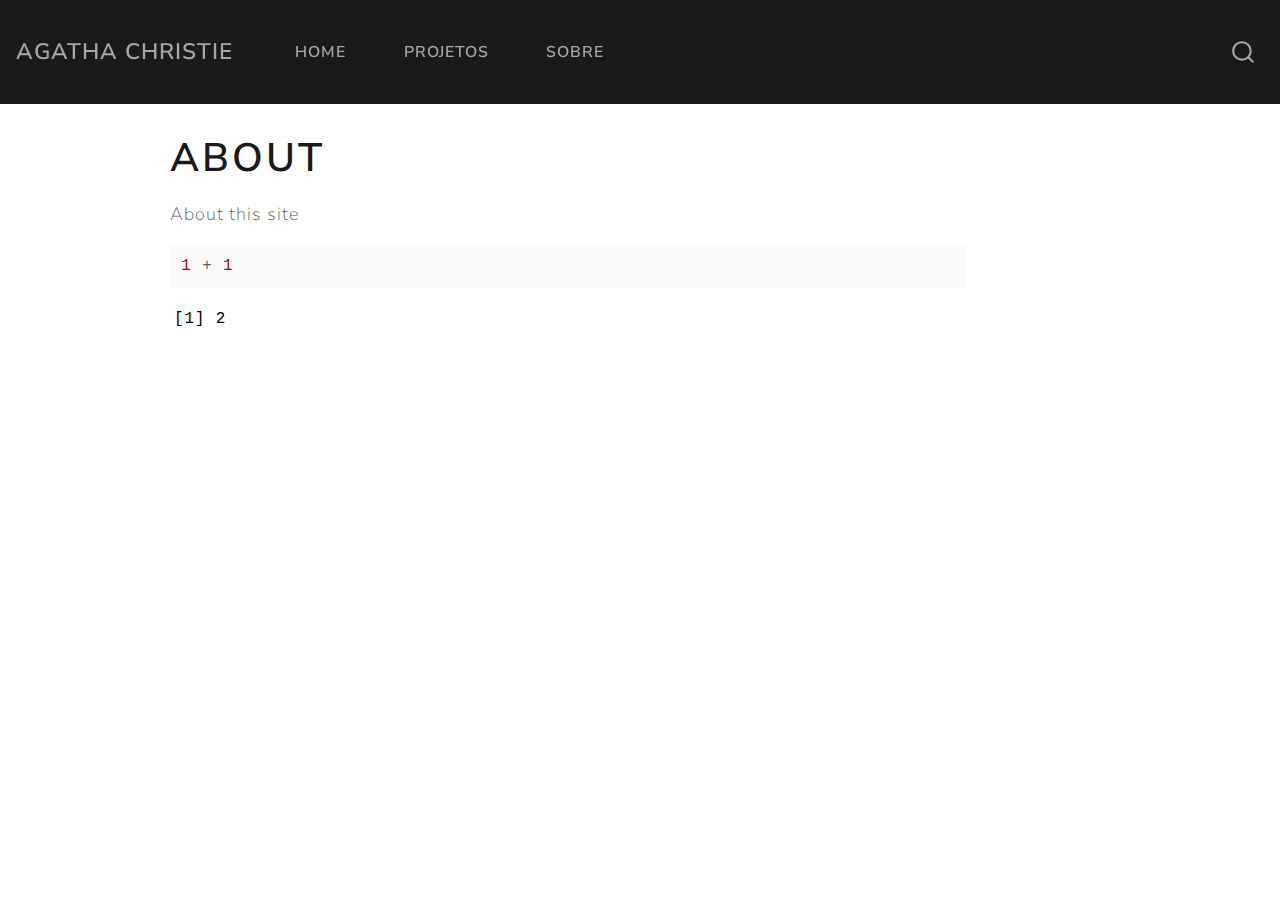
<file: about.html>
<!DOCTYPE html>
<html xmlns="http://www.w3.org/1999/xhtml" lang="en" xml:lang="en"><head>

<meta charset="utf-8">
<meta name="generator" content="quarto-1.2.335">

<meta name="viewport" content="width=device-width, initial-scale=1.0, user-scalable=yes">


<title>Agatha Christie - About</title>
<style>
code{white-space: pre-wrap;}
span.smallcaps{font-variant: small-caps;}
div.columns{display: flex; gap: min(4vw, 1.5em);}
div.column{flex: auto; overflow-x: auto;}
div.hanging-indent{margin-left: 1.5em; text-indent: -1.5em;}
ul.task-list{list-style: none;}
ul.task-list li input[type="checkbox"] {
  width: 0.8em;
  margin: 0 0.8em 0.2em -1.6em;
  vertical-align: middle;
}
pre > code.sourceCode { white-space: pre; position: relative; }
pre > code.sourceCode > span { display: inline-block; line-height: 1.25; }
pre > code.sourceCode > span:empty { height: 1.2em; }
.sourceCode { overflow: visible; }
code.sourceCode > span { color: inherit; text-decoration: inherit; }
div.sourceCode { margin: 1em 0; }
pre.sourceCode { margin: 0; }
@media screen {
div.sourceCode { overflow: auto; }
}
@media print {
pre > code.sourceCode { white-space: pre-wrap; }
pre > code.sourceCode > span { text-indent: -5em; padding-left: 5em; }
}
pre.numberSource code
  { counter-reset: source-line 0; }
pre.numberSource code > span
  { position: relative; left: -4em; counter-increment: source-line; }
pre.numberSource code > span > a:first-child::before
  { content: counter(source-line);
    position: relative; left: -1em; text-align: right; vertical-align: baseline;
    border: none; display: inline-block;
    -webkit-touch-callout: none; -webkit-user-select: none;
    -khtml-user-select: none; -moz-user-select: none;
    -ms-user-select: none; user-select: none;
    padding: 0 4px; width: 4em;
    color: #aaaaaa;
  }
pre.numberSource { margin-left: 3em; border-left: 1px solid #aaaaaa;  padding-left: 4px; }
div.sourceCode
  {   }
@media screen {
pre > code.sourceCode > span > a:first-child::before { text-decoration: underline; }
}
code span.al { color: #ff0000; font-weight: bold; } /* Alert */
code span.an { color: #60a0b0; font-weight: bold; font-style: italic; } /* Annotation */
code span.at { color: #7d9029; } /* Attribute */
code span.bn { color: #40a070; } /* BaseN */
code span.bu { color: #008000; } /* BuiltIn */
code span.cf { color: #007020; font-weight: bold; } /* ControlFlow */
code span.ch { color: #4070a0; } /* Char */
code span.cn { color: #880000; } /* Constant */
code span.co { color: #60a0b0; font-style: italic; } /* Comment */
code span.cv { color: #60a0b0; font-weight: bold; font-style: italic; } /* CommentVar */
code span.do { color: #ba2121; font-style: italic; } /* Documentation */
code span.dt { color: #902000; } /* DataType */
code span.dv { color: #40a070; } /* DecVal */
code span.er { color: #ff0000; font-weight: bold; } /* Error */
code span.ex { } /* Extension */
code span.fl { color: #40a070; } /* Float */
code span.fu { color: #06287e; } /* Function */
code span.im { color: #008000; font-weight: bold; } /* Import */
code span.in { color: #60a0b0; font-weight: bold; font-style: italic; } /* Information */
code span.kw { color: #007020; font-weight: bold; } /* Keyword */
code span.op { color: #666666; } /* Operator */
code span.ot { color: #007020; } /* Other */
code span.pp { color: #bc7a00; } /* Preprocessor */
code span.sc { color: #4070a0; } /* SpecialChar */
code span.ss { color: #bb6688; } /* SpecialString */
code span.st { color: #4070a0; } /* String */
code span.va { color: #19177c; } /* Variable */
code span.vs { color: #4070a0; } /* VerbatimString */
code span.wa { color: #60a0b0; font-weight: bold; font-style: italic; } /* Warning */
</style>


<script src="site_libs/quarto-nav/quarto-nav.js"></script>
<script src="site_libs/quarto-nav/headroom.min.js"></script>
<script src="site_libs/clipboard/clipboard.min.js"></script>
<script src="site_libs/quarto-search/autocomplete.umd.js"></script>
<script src="site_libs/quarto-search/fuse.min.js"></script>
<script src="site_libs/quarto-search/quarto-search.js"></script>
<meta name="quarto:offset" content="./">
<script src="site_libs/quarto-html/quarto.js"></script>
<script src="site_libs/quarto-html/popper.min.js"></script>
<script src="site_libs/quarto-html/tippy.umd.min.js"></script>
<script src="site_libs/quarto-html/anchor.min.js"></script>
<link href="site_libs/quarto-html/tippy.css" rel="stylesheet">
<link href="site_libs/quarto-html/quarto-syntax-highlighting.css" rel="stylesheet" id="quarto-text-highlighting-styles">
<script src="site_libs/bootstrap/bootstrap.min.js"></script>
<link href="site_libs/bootstrap/bootstrap-icons.css" rel="stylesheet">
<link href="site_libs/bootstrap/bootstrap.min.css" rel="stylesheet" id="quarto-bootstrap" data-mode="light">
<script id="quarto-search-options" type="application/json">{
  "location": "navbar",
  "copy-button": false,
  "collapse-after": 3,
  "panel-placement": "end",
  "type": "overlay",
  "limit": 20,
  "language": {
    "search-no-results-text": "No results",
    "search-matching-documents-text": "matching documents",
    "search-copy-link-title": "Copy link to search",
    "search-hide-matches-text": "Hide additional matches",
    "search-more-match-text": "more match in this document",
    "search-more-matches-text": "more matches in this document",
    "search-clear-button-title": "Clear",
    "search-detached-cancel-button-title": "Cancel",
    "search-submit-button-title": "Submit"
  }
}</script>


<link rel="stylesheet" href="styles.css">
</head>

<body class="nav-fixed">

<div id="quarto-search-results"></div>
  <header id="quarto-header" class="headroom fixed-top">
    <nav class="navbar navbar-expand-lg navbar-dark ">
      <div class="navbar-container container-fluid">
      <div class="navbar-brand-container">
    <a class="navbar-brand" href="./index.html">
    <span class="navbar-title">Agatha Christie</span>
    </a>
  </div>
          <button class="navbar-toggler" type="button" data-bs-toggle="collapse" data-bs-target="#navbarCollapse" aria-controls="navbarCollapse" aria-expanded="false" aria-label="Toggle navigation" onclick="if (window.quartoToggleHeadroom) { window.quartoToggleHeadroom(); }">
  <span class="navbar-toggler-icon"></span>
</button>
          <div class="collapse navbar-collapse" id="navbarCollapse">
            <ul class="navbar-nav navbar-nav-scroll me-auto">
  <li class="nav-item">
    <a class="nav-link" href="./index.html">
 <span class="menu-text">Home</span></a>
  </li>  
  <li class="nav-item">
    <a class="nav-link" href="./pages/projetos.html">
 <span class="menu-text">Projetos</span></a>
  </li>  
  <li class="nav-item">
    <a class="nav-link" href="./pages/sobre.html">
 <span class="menu-text">Sobre</span></a>
  </li>  
</ul>
              <div id="quarto-search" class="" title="Search"></div>
          </div> <!-- /navcollapse -->
      </div> <!-- /container-fluid -->
    </nav>
</header>
<!-- content -->
<div id="quarto-content" class="quarto-container page-columns page-rows-contents page-layout-article page-navbar">
<!-- sidebar -->
<!-- margin-sidebar -->
    <div id="quarto-margin-sidebar" class="sidebar margin-sidebar">
        
    </div>
<!-- main -->
<main class="content" id="quarto-document-content">

<header id="title-block-header" class="quarto-title-block default">
<div class="quarto-title">
<h1 class="title">About</h1>
</div>



<div class="quarto-title-meta">

    
  
    
  </div>
  

</header>

<p>About this site</p>
<div class="cell">
<div class="sourceCode cell-code" id="cb1"><pre class="sourceCode r code-with-copy"><code class="sourceCode r"><span id="cb1-1"><a href="#cb1-1" aria-hidden="true" tabindex="-1"></a><span class="dv">1</span> <span class="sc">+</span> <span class="dv">1</span></span></code><button title="Copy to Clipboard" class="code-copy-button"><i class="bi"></i></button></pre></div>
<div class="cell-output cell-output-stdout">
<pre><code>[1] 2</code></pre>
</div>
</div>



</main> <!-- /main -->
<script id="quarto-html-after-body" type="application/javascript">
window.document.addEventListener("DOMContentLoaded", function (event) {
  const toggleBodyColorMode = (bsSheetEl) => {
    const mode = bsSheetEl.getAttribute("data-mode");
    const bodyEl = window.document.querySelector("body");
    if (mode === "dark") {
      bodyEl.classList.add("quarto-dark");
      bodyEl.classList.remove("quarto-light");
    } else {
      bodyEl.classList.add("quarto-light");
      bodyEl.classList.remove("quarto-dark");
    }
  }
  const toggleBodyColorPrimary = () => {
    const bsSheetEl = window.document.querySelector("link#quarto-bootstrap");
    if (bsSheetEl) {
      toggleBodyColorMode(bsSheetEl);
    }
  }
  toggleBodyColorPrimary();  
  const icon = "";
  const anchorJS = new window.AnchorJS();
  anchorJS.options = {
    placement: 'right',
    icon: icon
  };
  anchorJS.add('.anchored');
  const clipboard = new window.ClipboardJS('.code-copy-button', {
    target: function(trigger) {
      return trigger.previousElementSibling;
    }
  });
  clipboard.on('success', function(e) {
    // button target
    const button = e.trigger;
    // don't keep focus
    button.blur();
    // flash "checked"
    button.classList.add('code-copy-button-checked');
    var currentTitle = button.getAttribute("title");
    button.setAttribute("title", "Copied!");
    let tooltip;
    if (window.bootstrap) {
      button.setAttribute("data-bs-toggle", "tooltip");
      button.setAttribute("data-bs-placement", "left");
      button.setAttribute("data-bs-title", "Copied!");
      tooltip = new bootstrap.Tooltip(button, 
        { trigger: "manual", 
          customClass: "code-copy-button-tooltip",
          offset: [0, -8]});
      tooltip.show();    
    }
    setTimeout(function() {
      if (tooltip) {
        tooltip.hide();
        button.removeAttribute("data-bs-title");
        button.removeAttribute("data-bs-toggle");
        button.removeAttribute("data-bs-placement");
      }
      button.setAttribute("title", currentTitle);
      button.classList.remove('code-copy-button-checked');
    }, 1000);
    // clear code selection
    e.clearSelection();
  });
  function tippyHover(el, contentFn) {
    const config = {
      allowHTML: true,
      content: contentFn,
      maxWidth: 500,
      delay: 100,
      arrow: false,
      appendTo: function(el) {
          return el.parentElement;
      },
      interactive: true,
      interactiveBorder: 10,
      theme: 'quarto',
      placement: 'bottom-start'
    };
    window.tippy(el, config); 
  }
  const noterefs = window.document.querySelectorAll('a[role="doc-noteref"]');
  for (var i=0; i<noterefs.length; i++) {
    const ref = noterefs[i];
    tippyHover(ref, function() {
      // use id or data attribute instead here
      let href = ref.getAttribute('data-footnote-href') || ref.getAttribute('href');
      try { href = new URL(href).hash; } catch {}
      const id = href.replace(/^#\/?/, "");
      const note = window.document.getElementById(id);
      return note.innerHTML;
    });
  }
  const findCites = (el) => {
    const parentEl = el.parentElement;
    if (parentEl) {
      const cites = parentEl.dataset.cites;
      if (cites) {
        return {
          el,
          cites: cites.split(' ')
        };
      } else {
        return findCites(el.parentElement)
      }
    } else {
      return undefined;
    }
  };
  var bibliorefs = window.document.querySelectorAll('a[role="doc-biblioref"]');
  for (var i=0; i<bibliorefs.length; i++) {
    const ref = bibliorefs[i];
    const citeInfo = findCites(ref);
    if (citeInfo) {
      tippyHover(citeInfo.el, function() {
        var popup = window.document.createElement('div');
        citeInfo.cites.forEach(function(cite) {
          var citeDiv = window.document.createElement('div');
          citeDiv.classList.add('hanging-indent');
          citeDiv.classList.add('csl-entry');
          var biblioDiv = window.document.getElementById('ref-' + cite);
          if (biblioDiv) {
            citeDiv.innerHTML = biblioDiv.innerHTML;
          }
          popup.appendChild(citeDiv);
        });
        return popup.innerHTML;
      });
    }
  }
});
</script>
</div> <!-- /content -->



</body></html>
</file>
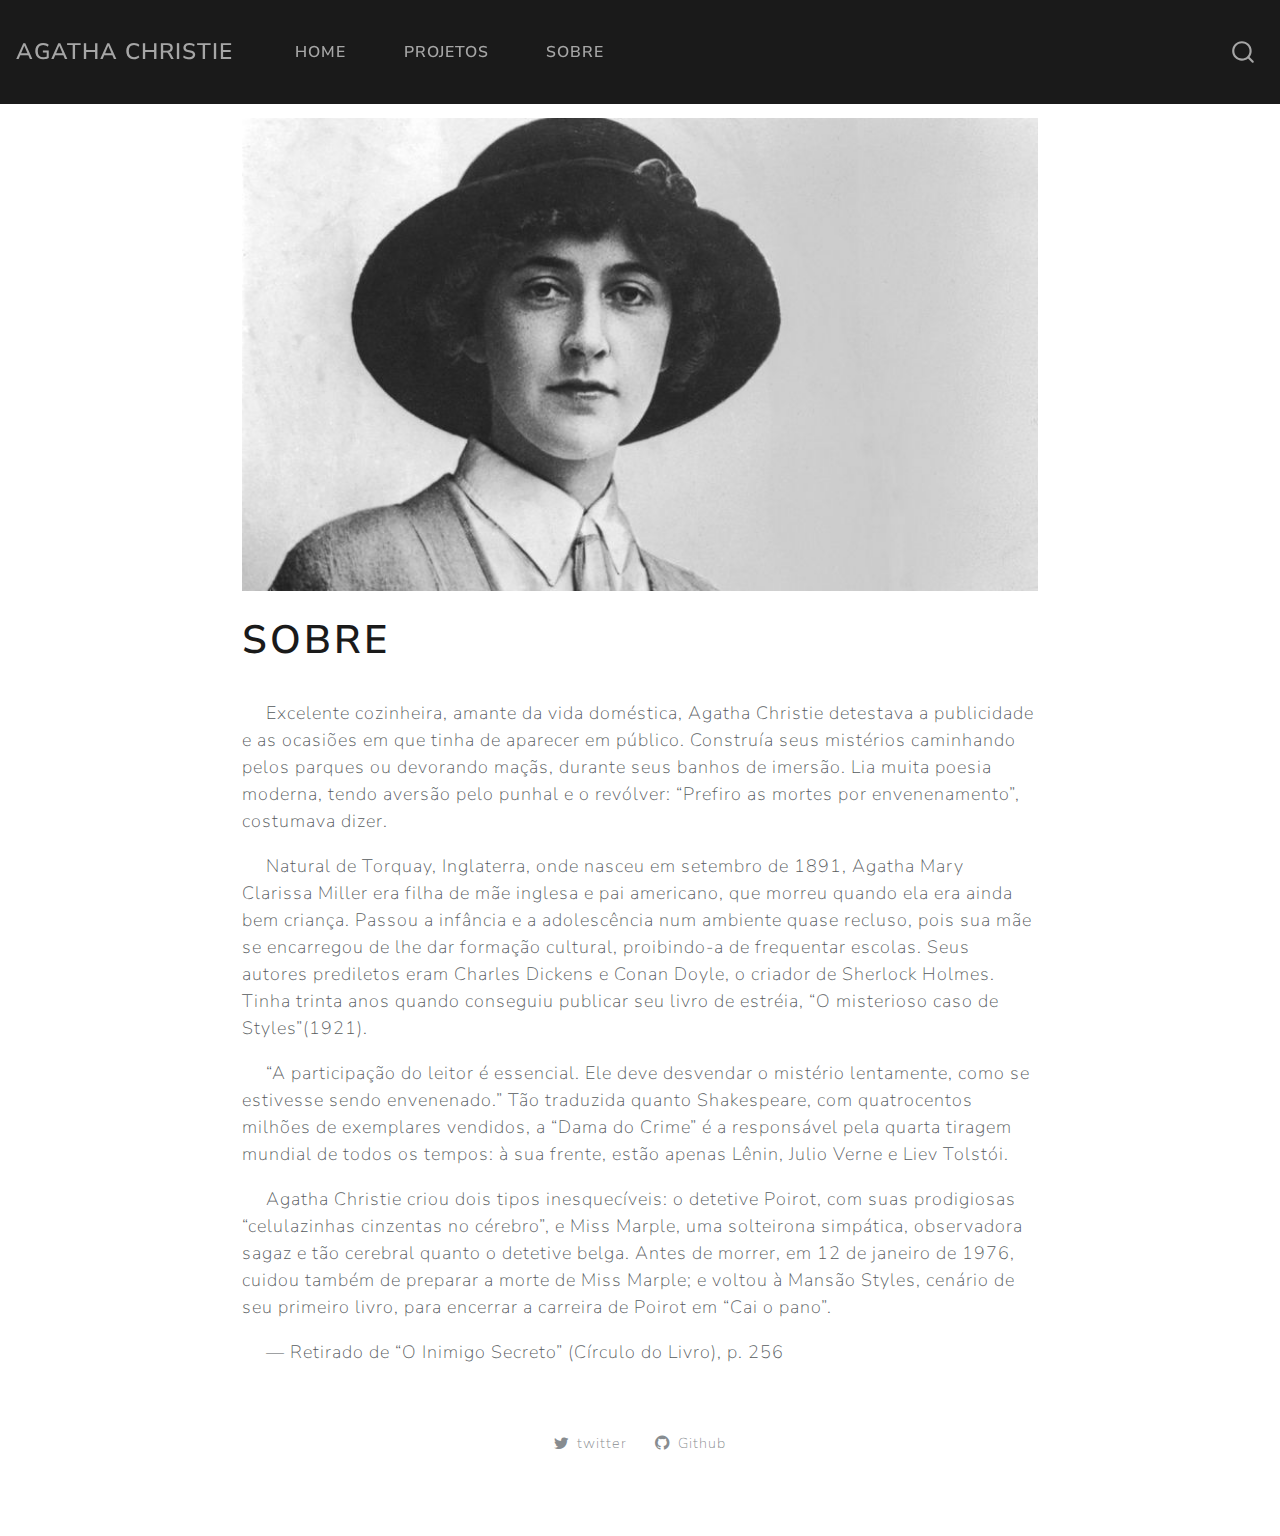
<file: pages/sobre.html>
<!DOCTYPE html>
<html xmlns="http://www.w3.org/1999/xhtml" lang="en" xml:lang="en"><head>

<meta charset="utf-8">
<meta name="generator" content="quarto-1.2.335">

<meta name="viewport" content="width=device-width, initial-scale=1.0, user-scalable=yes">


<title>Agatha Christie - Sobre</title>
<style>
code{white-space: pre-wrap;}
span.smallcaps{font-variant: small-caps;}
div.columns{display: flex; gap: min(4vw, 1.5em);}
div.column{flex: auto; overflow-x: auto;}
div.hanging-indent{margin-left: 1.5em; text-indent: -1.5em;}
ul.task-list{list-style: none;}
ul.task-list li input[type="checkbox"] {
  width: 0.8em;
  margin: 0 0.8em 0.2em -1.6em;
  vertical-align: middle;
}
</style>


<script src="../site_libs/quarto-nav/quarto-nav.js"></script>
<script src="../site_libs/quarto-nav/headroom.min.js"></script>
<script src="../site_libs/clipboard/clipboard.min.js"></script>
<script src="../site_libs/quarto-search/autocomplete.umd.js"></script>
<script src="../site_libs/quarto-search/fuse.min.js"></script>
<script src="../site_libs/quarto-search/quarto-search.js"></script>
<meta name="quarto:offset" content="../">
<script src="../site_libs/quarto-html/quarto.js"></script>
<script src="../site_libs/quarto-html/popper.min.js"></script>
<script src="../site_libs/quarto-html/tippy.umd.min.js"></script>
<link href="../site_libs/quarto-html/tippy.css" rel="stylesheet">
<link href="../site_libs/quarto-html/quarto-syntax-highlighting.css" rel="stylesheet" id="quarto-text-highlighting-styles">
<script src="../site_libs/bootstrap/bootstrap.min.js"></script>
<link href="../site_libs/bootstrap/bootstrap-icons.css" rel="stylesheet">
<link href="../site_libs/bootstrap/bootstrap.min.css" rel="stylesheet" id="quarto-bootstrap" data-mode="light">
<script id="quarto-search-options" type="application/json">{
  "location": "navbar",
  "copy-button": false,
  "collapse-after": 3,
  "panel-placement": "end",
  "type": "overlay",
  "limit": 20,
  "language": {
    "search-no-results-text": "No results",
    "search-matching-documents-text": "matching documents",
    "search-copy-link-title": "Copy link to search",
    "search-hide-matches-text": "Hide additional matches",
    "search-more-match-text": "more match in this document",
    "search-more-matches-text": "more matches in this document",
    "search-clear-button-title": "Clear",
    "search-detached-cancel-button-title": "Cancel",
    "search-submit-button-title": "Submit"
  }
}</script>


<link rel="stylesheet" href="../styles.css">
<link rel="stylesheet" href="sobre.css">
</head>

<body class="nav-fixed fullcontent">

<div id="quarto-search-results"></div>
  <header id="quarto-header" class="headroom fixed-top">
    <nav class="navbar navbar-expand-lg navbar-dark ">
      <div class="navbar-container container-fluid">
      <div class="navbar-brand-container">
    <a class="navbar-brand" href="../index.html">
    <span class="navbar-title">Agatha Christie</span>
    </a>
  </div>
          <button class="navbar-toggler" type="button" data-bs-toggle="collapse" data-bs-target="#navbarCollapse" aria-controls="navbarCollapse" aria-expanded="false" aria-label="Toggle navigation" onclick="if (window.quartoToggleHeadroom) { window.quartoToggleHeadroom(); }">
  <span class="navbar-toggler-icon"></span>
</button>
          <div class="collapse navbar-collapse" id="navbarCollapse">
            <ul class="navbar-nav navbar-nav-scroll me-auto">
  <li class="nav-item">
    <a class="nav-link" href="../index.html">
 <span class="menu-text">Home</span></a>
  </li>  
  <li class="nav-item">
    <a class="nav-link" href="../pages/projetos.html">
 <span class="menu-text">Projetos</span></a>
  </li>  
  <li class="nav-item">
    <a class="nav-link active" href="../pages/sobre.html" aria-current="page">
 <span class="menu-text">Sobre</span></a>
  </li>  
</ul>
              <div id="quarto-search" class="" title="Search"></div>
          </div> <!-- /navcollapse -->
      </div> <!-- /container-fluid -->
    </nav>
</header>
<!-- content -->
<div id="quarto-content" class="quarto-container page-columns page-rows-contents page-layout-article page-navbar">
<!-- sidebar -->
<!-- margin-sidebar -->
    
<!-- main -->
<div class="quarto-about-marquee">
  <div class="about-image-container">
    <img src="assets/profile.jpg" class="about-image " style="width: 100%;">
  </div>
  <div class="about-contents">
    <header id="title-block-header" class="quarto-title-block default">
<div class="quarto-title">
<h1 class="title">Sobre</h1>
</div>
<div class="quarto-title-meta">
  </div>
</header> <main class="content" id="quarto-document-content">
<div class="justificar">
<p>  Excelente cozinheira, amante da vida doméstica, Agatha Christie detestava a publicidade e as ocasiões em que tinha de aparecer em público. Construía seus mistérios caminhando pelos parques ou devorando maçãs, durante seus banhos de imersão. Lia muita poesia moderna, tendo aversão pelo punhal e o revólver: “Prefiro as mortes por envenenamento”, costumava dizer.</p>
<p>  Natural de Torquay, Inglaterra, onde nasceu em setembro de 1891, Agatha Mary Clarissa Miller era filha de mãe inglesa e pai americano, que morreu quando ela era ainda bem criança. Passou a infância e a adolescência num ambiente quase recluso, pois sua mãe se encarregou de lhe dar formação cultural, proibindo-a de frequentar escolas. Seus autores prediletos eram Charles Dickens e Conan Doyle, o criador de Sherlock Holmes. Tinha trinta anos quando conseguiu publicar seu livro de estréia, “O misterioso caso de Styles”(1921).</p>
<p>  “A participação do leitor é essencial. Ele deve desvendar o mistério lentamente, como se estivesse sendo envenenado.” Tão traduzida quanto Shakespeare, com quatrocentos milhões de exemplares vendidos, a “Dama do Crime” é a responsável pela quarta tiragem mundial de todos os tempos: à sua frente, estão apenas Lênin, Julio Verne e Liev Tolstói.</p>
<p>  Agatha Christie criou dois tipos inesquecíveis: o detetive Poirot, com suas prodigiosas “celulazinhas cinzentas no cérebro”, e Miss Marple, uma solteirona simpática, observadora sagaz e tão cerebral quanto o detetive belga. Antes de morrer, em 12 de janeiro de 1976, cuidou também de preparar a morte de Miss Marple; e voltou à Mansão Styles, cenário de seu primeiro livro, para encerrar a carreira de Poirot em “Cai o pano”.</p>
</div>
<p>  — Retirado de “O Inimigo Secreto” (Círculo do Livro), p.&nbsp;256</p>


</main> 
    <div class="about-footer"><div class="about-links">
  <a href="https://twitter.com" class="about-link">
    <i class="bi bi-twitter"></i>
     <span class="about-link-text">twitter</span>
  </a>
  <a href="https://github.com" class="about-link">
    <i class="bi bi-github"></i>
     <span class="about-link-text">Github</span>
  </a>
</div>
</div>
  </div>
</div>
 <!-- /main -->
<script id="quarto-html-after-body" type="application/javascript">
window.document.addEventListener("DOMContentLoaded", function (event) {
  const toggleBodyColorMode = (bsSheetEl) => {
    const mode = bsSheetEl.getAttribute("data-mode");
    const bodyEl = window.document.querySelector("body");
    if (mode === "dark") {
      bodyEl.classList.add("quarto-dark");
      bodyEl.classList.remove("quarto-light");
    } else {
      bodyEl.classList.add("quarto-light");
      bodyEl.classList.remove("quarto-dark");
    }
  }
  const toggleBodyColorPrimary = () => {
    const bsSheetEl = window.document.querySelector("link#quarto-bootstrap");
    if (bsSheetEl) {
      toggleBodyColorMode(bsSheetEl);
    }
  }
  toggleBodyColorPrimary();  
  const clipboard = new window.ClipboardJS('.code-copy-button', {
    target: function(trigger) {
      return trigger.previousElementSibling;
    }
  });
  clipboard.on('success', function(e) {
    // button target
    const button = e.trigger;
    // don't keep focus
    button.blur();
    // flash "checked"
    button.classList.add('code-copy-button-checked');
    var currentTitle = button.getAttribute("title");
    button.setAttribute("title", "Copied!");
    let tooltip;
    if (window.bootstrap) {
      button.setAttribute("data-bs-toggle", "tooltip");
      button.setAttribute("data-bs-placement", "left");
      button.setAttribute("data-bs-title", "Copied!");
      tooltip = new bootstrap.Tooltip(button, 
        { trigger: "manual", 
          customClass: "code-copy-button-tooltip",
          offset: [0, -8]});
      tooltip.show();    
    }
    setTimeout(function() {
      if (tooltip) {
        tooltip.hide();
        button.removeAttribute("data-bs-title");
        button.removeAttribute("data-bs-toggle");
        button.removeAttribute("data-bs-placement");
      }
      button.setAttribute("title", currentTitle);
      button.classList.remove('code-copy-button-checked');
    }, 1000);
    // clear code selection
    e.clearSelection();
  });
  function tippyHover(el, contentFn) {
    const config = {
      allowHTML: true,
      content: contentFn,
      maxWidth: 500,
      delay: 100,
      arrow: false,
      appendTo: function(el) {
          return el.parentElement;
      },
      interactive: true,
      interactiveBorder: 10,
      theme: 'quarto',
      placement: 'bottom-start'
    };
    window.tippy(el, config); 
  }
  const noterefs = window.document.querySelectorAll('a[role="doc-noteref"]');
  for (var i=0; i<noterefs.length; i++) {
    const ref = noterefs[i];
    tippyHover(ref, function() {
      // use id or data attribute instead here
      let href = ref.getAttribute('data-footnote-href') || ref.getAttribute('href');
      try { href = new URL(href).hash; } catch {}
      const id = href.replace(/^#\/?/, "");
      const note = window.document.getElementById(id);
      return note.innerHTML;
    });
  }
  const findCites = (el) => {
    const parentEl = el.parentElement;
    if (parentEl) {
      const cites = parentEl.dataset.cites;
      if (cites) {
        return {
          el,
          cites: cites.split(' ')
        };
      } else {
        return findCites(el.parentElement)
      }
    } else {
      return undefined;
    }
  };
  var bibliorefs = window.document.querySelectorAll('a[role="doc-biblioref"]');
  for (var i=0; i<bibliorefs.length; i++) {
    const ref = bibliorefs[i];
    const citeInfo = findCites(ref);
    if (citeInfo) {
      tippyHover(citeInfo.el, function() {
        var popup = window.document.createElement('div');
        citeInfo.cites.forEach(function(cite) {
          var citeDiv = window.document.createElement('div');
          citeDiv.classList.add('hanging-indent');
          citeDiv.classList.add('csl-entry');
          var biblioDiv = window.document.getElementById('ref-' + cite);
          if (biblioDiv) {
            citeDiv.innerHTML = biblioDiv.innerHTML;
          }
          popup.appendChild(citeDiv);
        });
        return popup.innerHTML;
      });
    }
  }
});
</script>
</div> <!-- /content -->



</body></html>
</file>
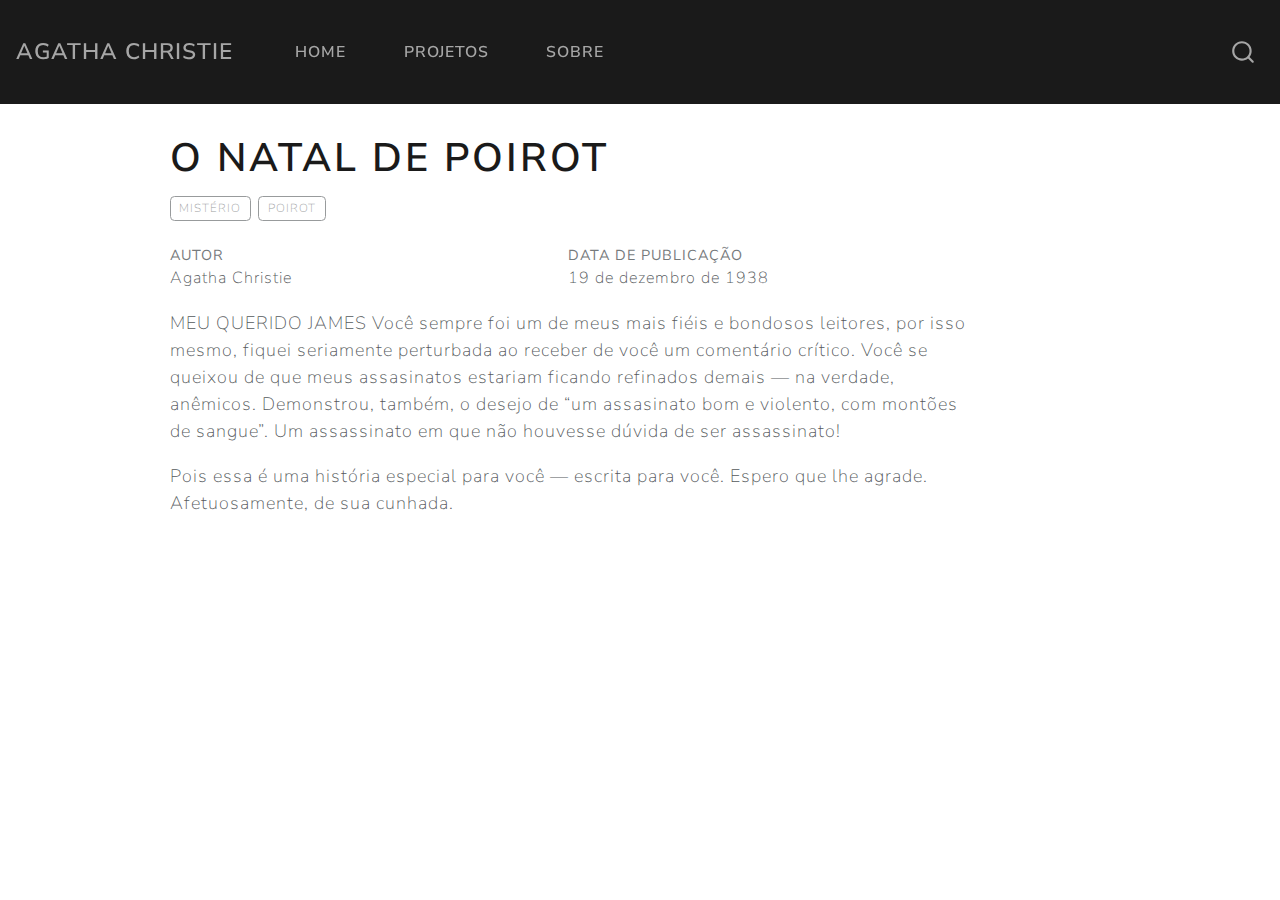
<file: pages/projetos/projeto1.html>
<!DOCTYPE html>
<html xmlns="http://www.w3.org/1999/xhtml" lang="pt" xml:lang="pt"><head>

<meta charset="utf-8">
<meta name="generator" content="quarto-1.2.335">

<meta name="viewport" content="width=device-width, initial-scale=1.0, user-scalable=yes">

<meta name="author" content="Agatha Christie">

<title>Agatha Christie - O NATAL DE POIROT</title>
<style>
code{white-space: pre-wrap;}
span.smallcaps{font-variant: small-caps;}
div.columns{display: flex; gap: min(4vw, 1.5em);}
div.column{flex: auto; overflow-x: auto;}
div.hanging-indent{margin-left: 1.5em; text-indent: -1.5em;}
ul.task-list{list-style: none;}
ul.task-list li input[type="checkbox"] {
  width: 0.8em;
  margin: 0 0.8em 0.2em -1.6em;
  vertical-align: middle;
}
</style>


<script src="../../site_libs/quarto-nav/quarto-nav.js"></script>
<script src="../../site_libs/quarto-nav/headroom.min.js"></script>
<script src="../../site_libs/clipboard/clipboard.min.js"></script>
<script src="../../site_libs/quarto-search/autocomplete.umd.js"></script>
<script src="../../site_libs/quarto-search/fuse.min.js"></script>
<script src="../../site_libs/quarto-search/quarto-search.js"></script>
<meta name="quarto:offset" content="../../">
<script src="../../site_libs/quarto-html/quarto.js"></script>
<script src="../../site_libs/quarto-html/popper.min.js"></script>
<script src="../../site_libs/quarto-html/tippy.umd.min.js"></script>
<script src="../../site_libs/quarto-html/anchor.min.js"></script>
<link href="../../site_libs/quarto-html/tippy.css" rel="stylesheet">
<link href="../../site_libs/quarto-html/quarto-syntax-highlighting.css" rel="stylesheet" id="quarto-text-highlighting-styles">
<script src="../../site_libs/bootstrap/bootstrap.min.js"></script>
<link href="../../site_libs/bootstrap/bootstrap-icons.css" rel="stylesheet">
<link href="../../site_libs/bootstrap/bootstrap.min.css" rel="stylesheet" id="quarto-bootstrap" data-mode="light">
<script id="quarto-search-options" type="application/json">{
  "location": "navbar",
  "copy-button": false,
  "collapse-after": 3,
  "panel-placement": "end",
  "type": "overlay",
  "limit": 20,
  "language": {
    "search-no-results-text": "Nenhum resultado",
    "search-matching-documents-text": "documentos correspondentes",
    "search-copy-link-title": "Copiar link para a busca",
    "search-hide-matches-text": "Esconder correspondências adicionais",
    "search-more-match-text": "mais correspondência neste documento",
    "search-more-matches-text": "mais correspondências neste documento",
    "search-clear-button-title": "Limpar",
    "search-detached-cancel-button-title": "Cancelar",
    "search-submit-button-title": "Enviar"
  }
}</script>


<link rel="stylesheet" href="../../styles.css">
</head>

<body class="nav-fixed">

<div id="quarto-search-results"></div>
  <header id="quarto-header" class="headroom fixed-top">
    <nav class="navbar navbar-expand-lg navbar-dark ">
      <div class="navbar-container container-fluid">
      <div class="navbar-brand-container">
    <a class="navbar-brand" href="../../index.html">
    <span class="navbar-title">Agatha Christie</span>
    </a>
  </div>
          <button class="navbar-toggler" type="button" data-bs-toggle="collapse" data-bs-target="#navbarCollapse" aria-controls="navbarCollapse" aria-expanded="false" aria-label="Toggle navigation" onclick="if (window.quartoToggleHeadroom) { window.quartoToggleHeadroom(); }">
  <span class="navbar-toggler-icon"></span>
</button>
          <div class="collapse navbar-collapse" id="navbarCollapse">
            <ul class="navbar-nav navbar-nav-scroll me-auto">
  <li class="nav-item">
    <a class="nav-link" href="../../index.html">
 <span class="menu-text">Home</span></a>
  </li>  
  <li class="nav-item">
    <a class="nav-link" href="../../pages/projetos.html">
 <span class="menu-text">Projetos</span></a>
  </li>  
  <li class="nav-item">
    <a class="nav-link" href="../../pages/sobre.html">
 <span class="menu-text">Sobre</span></a>
  </li>  
</ul>
              <div id="quarto-search" class="" title="Search"></div>
          </div> <!-- /navcollapse -->
      </div> <!-- /container-fluid -->
    </nav>
</header>
<!-- content -->
<div id="quarto-content" class="quarto-container page-columns page-rows-contents page-layout-article page-navbar">
<!-- sidebar -->
<!-- margin-sidebar -->
    <div id="quarto-margin-sidebar" class="sidebar margin-sidebar">
        
    </div>
<!-- main -->
<main class="content" id="quarto-document-content">

<header id="title-block-header" class="quarto-title-block default">
<div class="quarto-title">
<h1 class="title">O NATAL DE POIROT</h1>
  <div class="quarto-categories">
    <div class="quarto-category">Mistério</div>
    <div class="quarto-category">Poirot</div>
  </div>
  </div>



<div class="quarto-title-meta">

    <div>
    <div class="quarto-title-meta-heading">Autor</div>
    <div class="quarto-title-meta-contents">
             <p>Agatha Christie </p>
          </div>
  </div>
    
    <div>
    <div class="quarto-title-meta-heading">Data de Publicação</div>
    <div class="quarto-title-meta-contents">
      <p class="date">19 de dezembro de 1938</p>
    </div>
  </div>
  
    
  </div>
  

</header>

<p>MEU QUERIDO JAMES Você sempre foi um de meus mais fiéis e bondosos leitores, por isso mesmo, fiquei seriamente perturbada ao receber de você um comentário crítico. Você se queixou de que meus assasinatos estariam ficando refinados demais — na verdade, anêmicos. Demonstrou, também, o desejo de “um assasinato bom e violento, com montões de sangue”. Um assassinato em que não houvesse dúvida de ser assassinato!</p>
<p>Pois essa é uma história especial para você — escrita para você. Espero que lhe agrade. Afetuosamente, de sua cunhada.</p>



</main> <!-- /main -->
<script id="quarto-html-after-body" type="application/javascript">
window.document.addEventListener("DOMContentLoaded", function (event) {
  const toggleBodyColorMode = (bsSheetEl) => {
    const mode = bsSheetEl.getAttribute("data-mode");
    const bodyEl = window.document.querySelector("body");
    if (mode === "dark") {
      bodyEl.classList.add("quarto-dark");
      bodyEl.classList.remove("quarto-light");
    } else {
      bodyEl.classList.add("quarto-light");
      bodyEl.classList.remove("quarto-dark");
    }
  }
  const toggleBodyColorPrimary = () => {
    const bsSheetEl = window.document.querySelector("link#quarto-bootstrap");
    if (bsSheetEl) {
      toggleBodyColorMode(bsSheetEl);
    }
  }
  toggleBodyColorPrimary();  
  const icon = "";
  const anchorJS = new window.AnchorJS();
  anchorJS.options = {
    placement: 'right',
    icon: icon
  };
  anchorJS.add('.anchored');
  const clipboard = new window.ClipboardJS('.code-copy-button', {
    target: function(trigger) {
      return trigger.previousElementSibling;
    }
  });
  clipboard.on('success', function(e) {
    // button target
    const button = e.trigger;
    // don't keep focus
    button.blur();
    // flash "checked"
    button.classList.add('code-copy-button-checked');
    var currentTitle = button.getAttribute("title");
    button.setAttribute("title", "Copiada");
    let tooltip;
    if (window.bootstrap) {
      button.setAttribute("data-bs-toggle", "tooltip");
      button.setAttribute("data-bs-placement", "left");
      button.setAttribute("data-bs-title", "Copiada");
      tooltip = new bootstrap.Tooltip(button, 
        { trigger: "manual", 
          customClass: "code-copy-button-tooltip",
          offset: [0, -8]});
      tooltip.show();    
    }
    setTimeout(function() {
      if (tooltip) {
        tooltip.hide();
        button.removeAttribute("data-bs-title");
        button.removeAttribute("data-bs-toggle");
        button.removeAttribute("data-bs-placement");
      }
      button.setAttribute("title", currentTitle);
      button.classList.remove('code-copy-button-checked');
    }, 1000);
    // clear code selection
    e.clearSelection();
  });
  function tippyHover(el, contentFn) {
    const config = {
      allowHTML: true,
      content: contentFn,
      maxWidth: 500,
      delay: 100,
      arrow: false,
      appendTo: function(el) {
          return el.parentElement;
      },
      interactive: true,
      interactiveBorder: 10,
      theme: 'quarto',
      placement: 'bottom-start'
    };
    window.tippy(el, config); 
  }
  const noterefs = window.document.querySelectorAll('a[role="doc-noteref"]');
  for (var i=0; i<noterefs.length; i++) {
    const ref = noterefs[i];
    tippyHover(ref, function() {
      // use id or data attribute instead here
      let href = ref.getAttribute('data-footnote-href') || ref.getAttribute('href');
      try { href = new URL(href).hash; } catch {}
      const id = href.replace(/^#\/?/, "");
      const note = window.document.getElementById(id);
      return note.innerHTML;
    });
  }
  const findCites = (el) => {
    const parentEl = el.parentElement;
    if (parentEl) {
      const cites = parentEl.dataset.cites;
      if (cites) {
        return {
          el,
          cites: cites.split(' ')
        };
      } else {
        return findCites(el.parentElement)
      }
    } else {
      return undefined;
    }
  };
  var bibliorefs = window.document.querySelectorAll('a[role="doc-biblioref"]');
  for (var i=0; i<bibliorefs.length; i++) {
    const ref = bibliorefs[i];
    const citeInfo = findCites(ref);
    if (citeInfo) {
      tippyHover(citeInfo.el, function() {
        var popup = window.document.createElement('div');
        citeInfo.cites.forEach(function(cite) {
          var citeDiv = window.document.createElement('div');
          citeDiv.classList.add('hanging-indent');
          citeDiv.classList.add('csl-entry');
          var biblioDiv = window.document.getElementById('ref-' + cite);
          if (biblioDiv) {
            citeDiv.innerHTML = biblioDiv.innerHTML;
          }
          popup.appendChild(citeDiv);
        });
        return popup.innerHTML;
      });
    }
  }
});
</script>
</div> <!-- /content -->



</body></html>
</file>
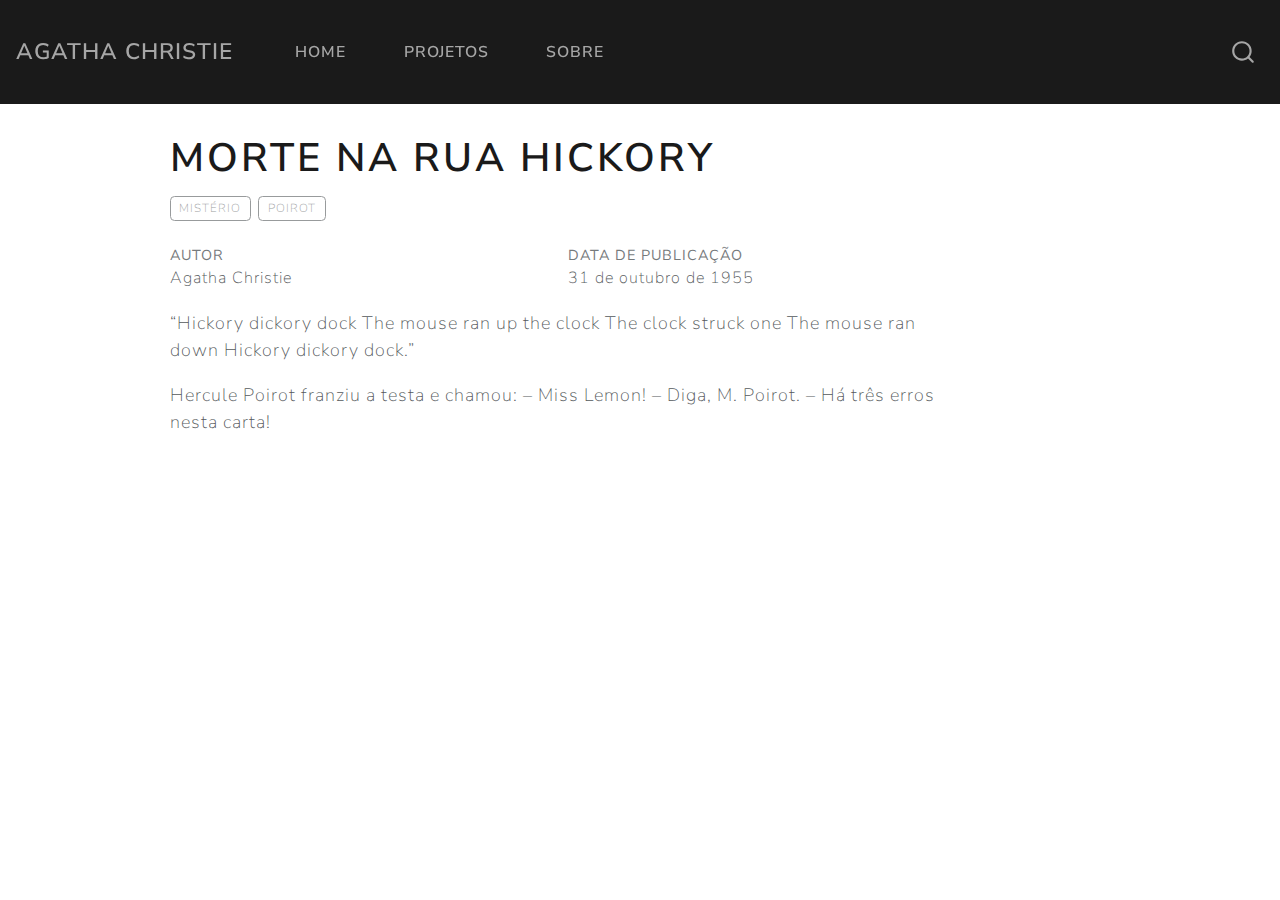
<file: pages/projetos/projeto2.html>
<!DOCTYPE html>
<html xmlns="http://www.w3.org/1999/xhtml" lang="pt" xml:lang="pt"><head>

<meta charset="utf-8">
<meta name="generator" content="quarto-1.2.335">

<meta name="viewport" content="width=device-width, initial-scale=1.0, user-scalable=yes">

<meta name="author" content="Agatha Christie">

<title>Agatha Christie - MORTE NA RUA HICKORY</title>
<style>
code{white-space: pre-wrap;}
span.smallcaps{font-variant: small-caps;}
div.columns{display: flex; gap: min(4vw, 1.5em);}
div.column{flex: auto; overflow-x: auto;}
div.hanging-indent{margin-left: 1.5em; text-indent: -1.5em;}
ul.task-list{list-style: none;}
ul.task-list li input[type="checkbox"] {
  width: 0.8em;
  margin: 0 0.8em 0.2em -1.6em;
  vertical-align: middle;
}
</style>


<script src="../../site_libs/quarto-nav/quarto-nav.js"></script>
<script src="../../site_libs/quarto-nav/headroom.min.js"></script>
<script src="../../site_libs/clipboard/clipboard.min.js"></script>
<script src="../../site_libs/quarto-search/autocomplete.umd.js"></script>
<script src="../../site_libs/quarto-search/fuse.min.js"></script>
<script src="../../site_libs/quarto-search/quarto-search.js"></script>
<meta name="quarto:offset" content="../../">
<script src="../../site_libs/quarto-html/quarto.js"></script>
<script src="../../site_libs/quarto-html/popper.min.js"></script>
<script src="../../site_libs/quarto-html/tippy.umd.min.js"></script>
<script src="../../site_libs/quarto-html/anchor.min.js"></script>
<link href="../../site_libs/quarto-html/tippy.css" rel="stylesheet">
<link href="../../site_libs/quarto-html/quarto-syntax-highlighting.css" rel="stylesheet" id="quarto-text-highlighting-styles">
<script src="../../site_libs/bootstrap/bootstrap.min.js"></script>
<link href="../../site_libs/bootstrap/bootstrap-icons.css" rel="stylesheet">
<link href="../../site_libs/bootstrap/bootstrap.min.css" rel="stylesheet" id="quarto-bootstrap" data-mode="light">
<script id="quarto-search-options" type="application/json">{
  "location": "navbar",
  "copy-button": false,
  "collapse-after": 3,
  "panel-placement": "end",
  "type": "overlay",
  "limit": 20,
  "language": {
    "search-no-results-text": "Nenhum resultado",
    "search-matching-documents-text": "documentos correspondentes",
    "search-copy-link-title": "Copiar link para a busca",
    "search-hide-matches-text": "Esconder correspondências adicionais",
    "search-more-match-text": "mais correspondência neste documento",
    "search-more-matches-text": "mais correspondências neste documento",
    "search-clear-button-title": "Limpar",
    "search-detached-cancel-button-title": "Cancelar",
    "search-submit-button-title": "Enviar"
  }
}</script>


<link rel="stylesheet" href="../../styles.css">
</head>

<body class="nav-fixed">

<div id="quarto-search-results"></div>
  <header id="quarto-header" class="headroom fixed-top">
    <nav class="navbar navbar-expand-lg navbar-dark ">
      <div class="navbar-container container-fluid">
      <div class="navbar-brand-container">
    <a class="navbar-brand" href="../../index.html">
    <span class="navbar-title">Agatha Christie</span>
    </a>
  </div>
          <button class="navbar-toggler" type="button" data-bs-toggle="collapse" data-bs-target="#navbarCollapse" aria-controls="navbarCollapse" aria-expanded="false" aria-label="Toggle navigation" onclick="if (window.quartoToggleHeadroom) { window.quartoToggleHeadroom(); }">
  <span class="navbar-toggler-icon"></span>
</button>
          <div class="collapse navbar-collapse" id="navbarCollapse">
            <ul class="navbar-nav navbar-nav-scroll me-auto">
  <li class="nav-item">
    <a class="nav-link" href="../../index.html">
 <span class="menu-text">Home</span></a>
  </li>  
  <li class="nav-item">
    <a class="nav-link" href="../../pages/projetos.html">
 <span class="menu-text">Projetos</span></a>
  </li>  
  <li class="nav-item">
    <a class="nav-link" href="../../pages/sobre.html">
 <span class="menu-text">Sobre</span></a>
  </li>  
</ul>
              <div id="quarto-search" class="" title="Search"></div>
          </div> <!-- /navcollapse -->
      </div> <!-- /container-fluid -->
    </nav>
</header>
<!-- content -->
<div id="quarto-content" class="quarto-container page-columns page-rows-contents page-layout-article page-navbar">
<!-- sidebar -->
<!-- margin-sidebar -->
    <div id="quarto-margin-sidebar" class="sidebar margin-sidebar">
        
    </div>
<!-- main -->
<main class="content" id="quarto-document-content">

<header id="title-block-header" class="quarto-title-block default">
<div class="quarto-title">
<h1 class="title">MORTE NA RUA HICKORY</h1>
  <div class="quarto-categories">
    <div class="quarto-category">Mistério</div>
    <div class="quarto-category">Poirot</div>
  </div>
  </div>



<div class="quarto-title-meta">

    <div>
    <div class="quarto-title-meta-heading">Autor</div>
    <div class="quarto-title-meta-contents">
             <p>Agatha Christie </p>
          </div>
  </div>
    
    <div>
    <div class="quarto-title-meta-heading">Data de Publicação</div>
    <div class="quarto-title-meta-contents">
      <p class="date">31 de outubro de 1955</p>
    </div>
  </div>
  
    
  </div>
  

</header>

<p>“Hickory dickory dock The mouse ran up the clock The clock struck one The mouse ran down Hickory dickory dock.”</p>
<p>Hercule Poirot franziu a testa e chamou: – Miss Lemon! – Diga, M. Poirot. – Há três erros nesta carta!</p>



</main> <!-- /main -->
<script id="quarto-html-after-body" type="application/javascript">
window.document.addEventListener("DOMContentLoaded", function (event) {
  const toggleBodyColorMode = (bsSheetEl) => {
    const mode = bsSheetEl.getAttribute("data-mode");
    const bodyEl = window.document.querySelector("body");
    if (mode === "dark") {
      bodyEl.classList.add("quarto-dark");
      bodyEl.classList.remove("quarto-light");
    } else {
      bodyEl.classList.add("quarto-light");
      bodyEl.classList.remove("quarto-dark");
    }
  }
  const toggleBodyColorPrimary = () => {
    const bsSheetEl = window.document.querySelector("link#quarto-bootstrap");
    if (bsSheetEl) {
      toggleBodyColorMode(bsSheetEl);
    }
  }
  toggleBodyColorPrimary();  
  const icon = "";
  const anchorJS = new window.AnchorJS();
  anchorJS.options = {
    placement: 'right',
    icon: icon
  };
  anchorJS.add('.anchored');
  const clipboard = new window.ClipboardJS('.code-copy-button', {
    target: function(trigger) {
      return trigger.previousElementSibling;
    }
  });
  clipboard.on('success', function(e) {
    // button target
    const button = e.trigger;
    // don't keep focus
    button.blur();
    // flash "checked"
    button.classList.add('code-copy-button-checked');
    var currentTitle = button.getAttribute("title");
    button.setAttribute("title", "Copiada");
    let tooltip;
    if (window.bootstrap) {
      button.setAttribute("data-bs-toggle", "tooltip");
      button.setAttribute("data-bs-placement", "left");
      button.setAttribute("data-bs-title", "Copiada");
      tooltip = new bootstrap.Tooltip(button, 
        { trigger: "manual", 
          customClass: "code-copy-button-tooltip",
          offset: [0, -8]});
      tooltip.show();    
    }
    setTimeout(function() {
      if (tooltip) {
        tooltip.hide();
        button.removeAttribute("data-bs-title");
        button.removeAttribute("data-bs-toggle");
        button.removeAttribute("data-bs-placement");
      }
      button.setAttribute("title", currentTitle);
      button.classList.remove('code-copy-button-checked');
    }, 1000);
    // clear code selection
    e.clearSelection();
  });
  function tippyHover(el, contentFn) {
    const config = {
      allowHTML: true,
      content: contentFn,
      maxWidth: 500,
      delay: 100,
      arrow: false,
      appendTo: function(el) {
          return el.parentElement;
      },
      interactive: true,
      interactiveBorder: 10,
      theme: 'quarto',
      placement: 'bottom-start'
    };
    window.tippy(el, config); 
  }
  const noterefs = window.document.querySelectorAll('a[role="doc-noteref"]');
  for (var i=0; i<noterefs.length; i++) {
    const ref = noterefs[i];
    tippyHover(ref, function() {
      // use id or data attribute instead here
      let href = ref.getAttribute('data-footnote-href') || ref.getAttribute('href');
      try { href = new URL(href).hash; } catch {}
      const id = href.replace(/^#\/?/, "");
      const note = window.document.getElementById(id);
      return note.innerHTML;
    });
  }
  const findCites = (el) => {
    const parentEl = el.parentElement;
    if (parentEl) {
      const cites = parentEl.dataset.cites;
      if (cites) {
        return {
          el,
          cites: cites.split(' ')
        };
      } else {
        return findCites(el.parentElement)
      }
    } else {
      return undefined;
    }
  };
  var bibliorefs = window.document.querySelectorAll('a[role="doc-biblioref"]');
  for (var i=0; i<bibliorefs.length; i++) {
    const ref = bibliorefs[i];
    const citeInfo = findCites(ref);
    if (citeInfo) {
      tippyHover(citeInfo.el, function() {
        var popup = window.document.createElement('div');
        citeInfo.cites.forEach(function(cite) {
          var citeDiv = window.document.createElement('div');
          citeDiv.classList.add('hanging-indent');
          citeDiv.classList.add('csl-entry');
          var biblioDiv = window.document.getElementById('ref-' + cite);
          if (biblioDiv) {
            citeDiv.innerHTML = biblioDiv.innerHTML;
          }
          popup.appendChild(citeDiv);
        });
        return popup.innerHTML;
      });
    }
  }
});
</script>
</div> <!-- /content -->



</body></html>
</file>
<file: site_libs/quarto-html/tippy.css>
.tippy-box[data-animation=fade][data-state=hidden]{opacity:0}[data-tippy-root]{max-width:calc(100vw - 10px)}.tippy-box{position:relative;background-color:#333;color:#fff;border-radius:4px;font-size:14px;line-height:1.4;white-space:normal;outline:0;transition-property:transform,visibility,opacity}.tippy-box[data-placement^=top]>.tippy-arrow{bottom:0}.tippy-box[data-placement^=top]>.tippy-arrow:before{bottom:-7px;left:0;border-width:8px 8px 0;border-top-color:initial;transform-origin:center top}.tippy-box[data-placement^=bottom]>.tippy-arrow{top:0}.tippy-box[data-placement^=bottom]>.tippy-arrow:before{top:-7px;left:0;border-width:0 8px 8px;border-bottom-color:initial;transform-origin:center bottom}.tippy-box[data-placement^=left]>.tippy-arrow{right:0}.tippy-box[data-placement^=left]>.tippy-arrow:before{border-width:8px 0 8px 8px;border-left-color:initial;right:-7px;transform-origin:center left}.tippy-box[data-placement^=right]>.tippy-arrow{left:0}.tippy-box[data-placement^=right]>.tippy-arrow:before{left:-7px;border-width:8px 8px 8px 0;border-right-color:initial;transform-origin:center right}.tippy-box[data-inertia][data-state=visible]{transition-timing-function:cubic-bezier(.54,1.5,.38,1.11)}.tippy-arrow{width:16px;height:16px;color:#333}.tippy-arrow:before{content:"";position:absolute;border-color:transparent;border-style:solid}.tippy-content{position:relative;padding:5px 9px;z-index:1}
</file>
<file: site_libs/quarto-html/quarto-syntax-highlighting.css>
/* quarto syntax highlight colors */
:root {
  --quarto-hl-ot-color: #003B4F;
  --quarto-hl-at-color: #657422;
  --quarto-hl-ss-color: #20794D;
  --quarto-hl-an-color: #5E5E5E;
  --quarto-hl-fu-color: #4758AB;
  --quarto-hl-st-color: #20794D;
  --quarto-hl-cf-color: #003B4F;
  --quarto-hl-op-color: #5E5E5E;
  --quarto-hl-er-color: #AD0000;
  --quarto-hl-bn-color: #AD0000;
  --quarto-hl-al-color: #AD0000;
  --quarto-hl-va-color: #111111;
  --quarto-hl-bu-color: inherit;
  --quarto-hl-ex-color: inherit;
  --quarto-hl-pp-color: #AD0000;
  --quarto-hl-in-color: #5E5E5E;
  --quarto-hl-vs-color: #20794D;
  --quarto-hl-wa-color: #5E5E5E;
  --quarto-hl-do-color: #5E5E5E;
  --quarto-hl-im-color: #00769E;
  --quarto-hl-ch-color: #20794D;
  --quarto-hl-dt-color: #AD0000;
  --quarto-hl-fl-color: #AD0000;
  --quarto-hl-co-color: #5E5E5E;
  --quarto-hl-cv-color: #5E5E5E;
  --quarto-hl-cn-color: #8f5902;
  --quarto-hl-sc-color: #5E5E5E;
  --quarto-hl-dv-color: #AD0000;
  --quarto-hl-kw-color: #003B4F;
}

/* other quarto variables */
:root {
  --quarto-font-monospace: SFMono-Regular, Menlo, Monaco, Consolas, "Liberation Mono", "Courier New", monospace;
}

pre > code.sourceCode > span {
  color: #003B4F;
}

code span {
  color: #003B4F;
}

code.sourceCode > span {
  color: #003B4F;
}

div.sourceCode,
div.sourceCode pre.sourceCode {
  color: #003B4F;
}

code span.ot {
  color: #003B4F;
}

code span.at {
  color: #657422;
}

code span.ss {
  color: #20794D;
}

code span.an {
  color: #5E5E5E;
}

code span.fu {
  color: #4758AB;
}

code span.st {
  color: #20794D;
}

code span.cf {
  color: #003B4F;
}

code span.op {
  color: #5E5E5E;
}

code span.er {
  color: #AD0000;
}

code span.bn {
  color: #AD0000;
}

code span.al {
  color: #AD0000;
}

code span.va {
  color: #111111;
}

code span.pp {
  color: #AD0000;
}

code span.in {
  color: #5E5E5E;
}

code span.vs {
  color: #20794D;
}

code span.wa {
  color: #5E5E5E;
  font-style: italic;
}

code span.do {
  color: #5E5E5E;
  font-style: italic;
}

code span.im {
  color: #00769E;
}

code span.ch {
  color: #20794D;
}

code span.dt {
  color: #AD0000;
}

code span.fl {
  color: #AD0000;
}

code span.co {
  color: #5E5E5E;
}

code span.cv {
  color: #5E5E5E;
  font-style: italic;
}

code span.cn {
  color: #8f5902;
}

code span.sc {
  color: #5E5E5E;
}

code span.dv {
  color: #AD0000;
}

code span.kw {
  color: #003B4F;
}

.prevent-inlining {
  content: "</";
}

/*# sourceMappingURL=debc5d5d77c3f9108843748ff7464032.css.map */
</file>
<file: styles.css>
/* css styles */
</file>
<file: pages/sobre.css>
// para justificar o texto

.justificar{
  text-align: justify; !important
}
</file>
